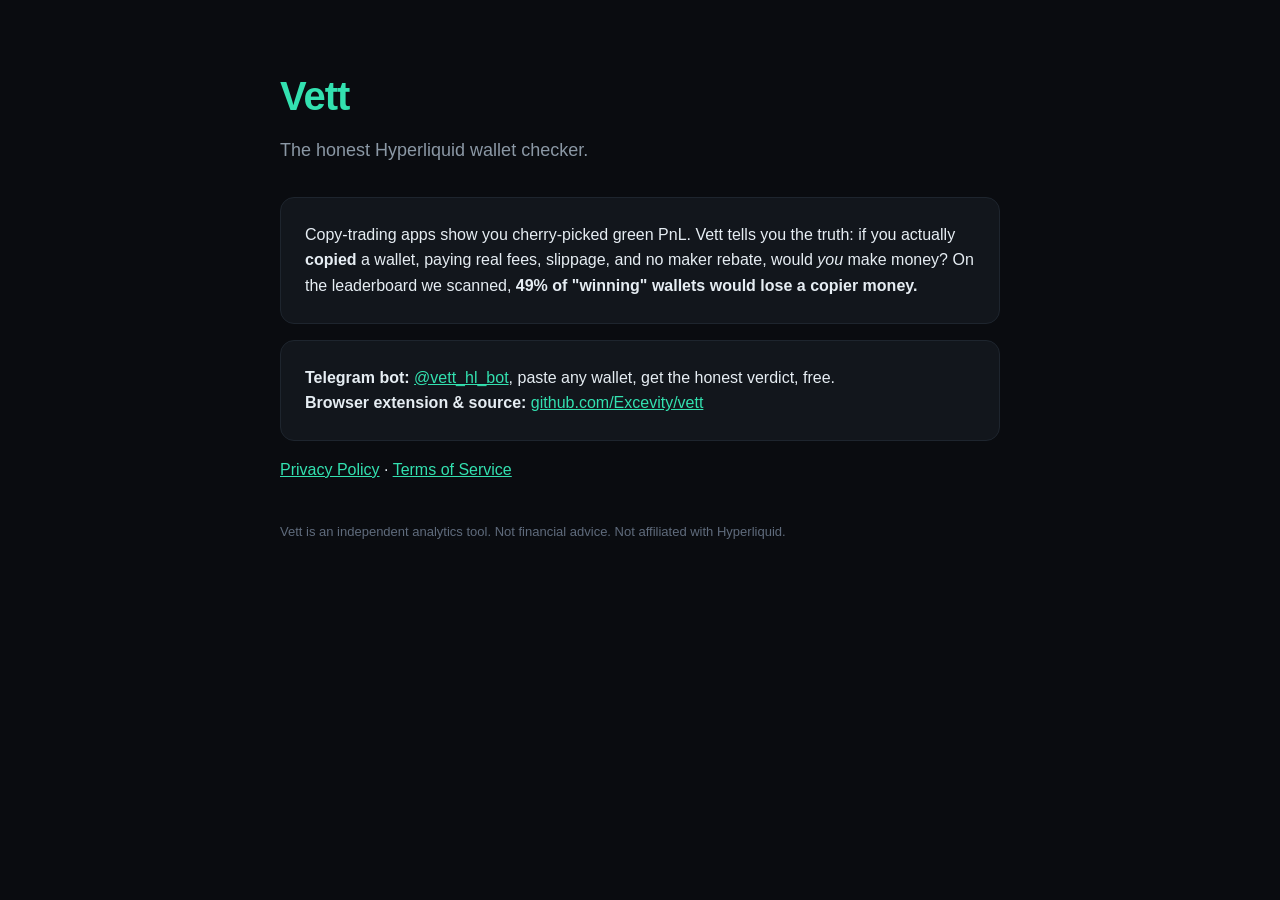
<file: docs/index.html>
<!DOCTYPE html>
<html lang="en"><head>
<meta charset="utf-8"><meta name="viewport" content="width=device-width,initial-scale=1">
<title>Vett: Honest Hyperliquid Wallet Checker</title>
<style>
:root{color-scheme:dark}
body{margin:0;background:#0a0c10;color:#e6edf3;font:16px/1.6 -apple-system,Segoe UI,Roboto,sans-serif}
.wrap{max-width:720px;margin:0 auto;padding:64px 24px}
h1{color:#33e1b0;font-size:40px;margin:0 0 8px;letter-spacing:-1px}
.tag{color:#8b98a5;font-size:18px;margin-bottom:32px}
.card{background:#12161c;border:1px solid #1e252e;border-radius:14px;padding:24px;margin:16px 0}
a{color:#33e1b0}
.foot{color:#5f6b7c;font-size:13px;margin-top:40px}
code{background:#1e252e;padding:2px 6px;border-radius:6px}
</style></head>
<body><div class="wrap">
<h1>Vett</h1>
<div class="tag">The honest Hyperliquid wallet checker.</div>
<div class="card">
Copy-trading apps show you cherry-picked green PnL. Vett tells you the truth: if
you actually <b>copied</b> a wallet, paying real fees, slippage, and no maker
rebate, would <i>you</i> make money? On the leaderboard we scanned, <b>49% of
"winning" wallets would lose a copier money.</b>
</div>
<div class="card">
<b>Telegram bot:</b> <a href="https://t.me/vett_hl_bot">@vett_hl_bot</a>, paste any
wallet, get the honest verdict, free.<br>
<b>Browser extension &amp; source:</b> <a href="https://github.com/Excevity/vett">github.com/Excevity/vett</a>
</div>
<p><a href="privacy.html">Privacy Policy</a> · <a href="tos.html">Terms of Service</a></p>
<div class="foot">Vett is an independent analytics tool. Not financial advice. Not affiliated with Hyperliquid.</div>
</div></body></html>
</file>
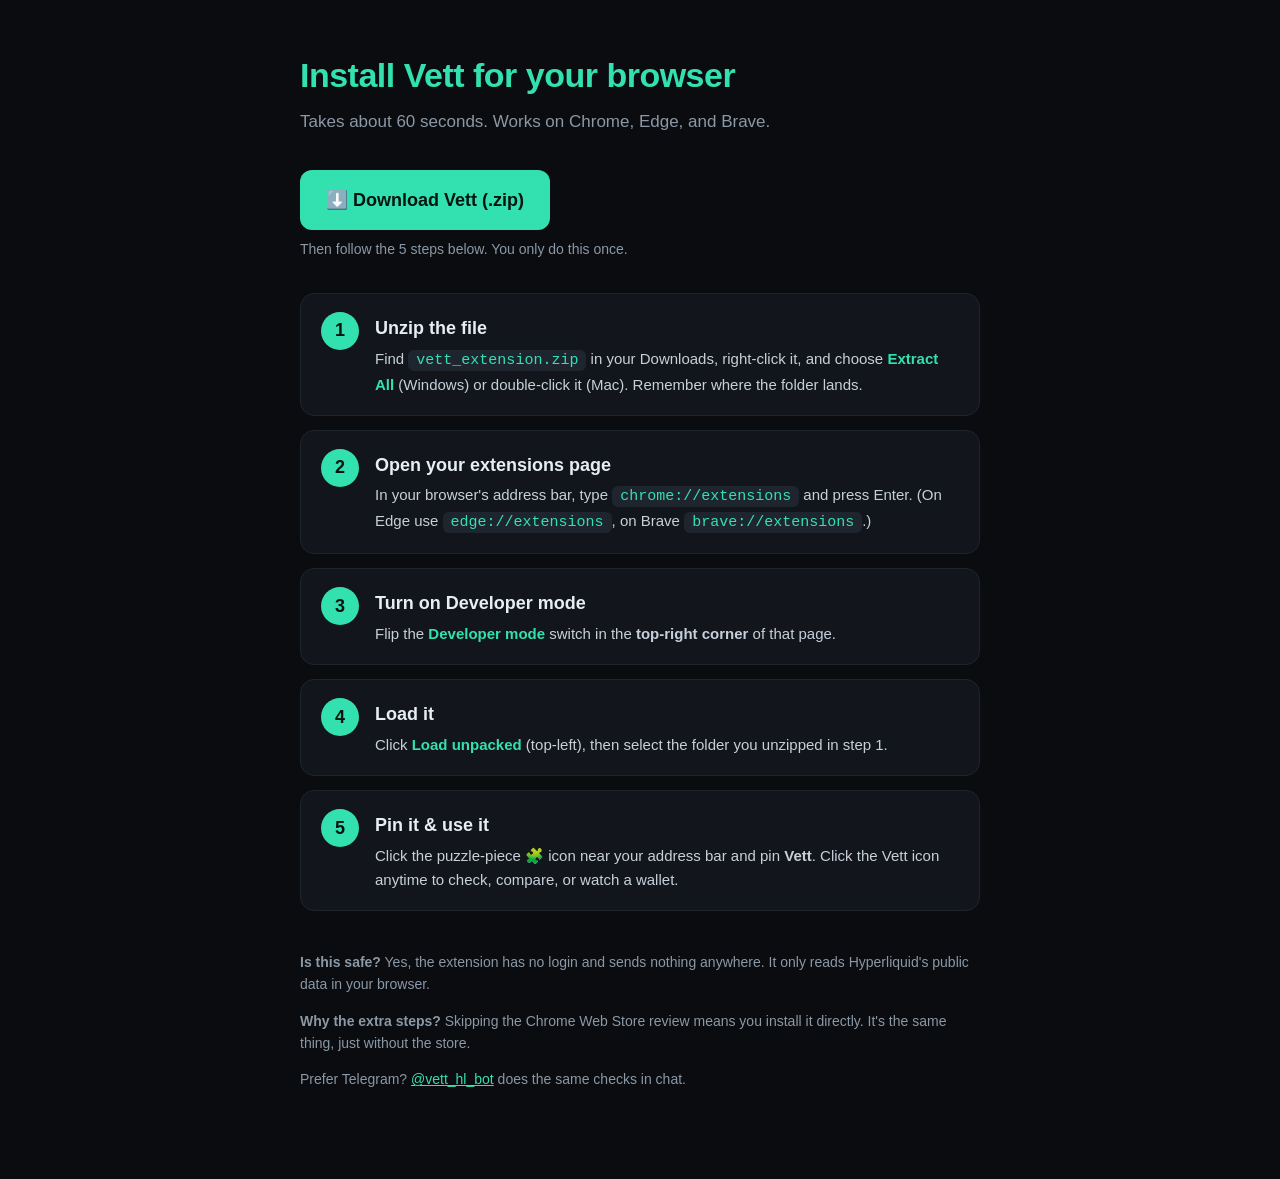
<file: docs/install.html>
<!DOCTYPE html>
<html lang="en"><head>
<meta charset="utf-8"><meta name="viewport" content="width=device-width,initial-scale=1">
<title>Install the Vett Browser Extension</title>
<style>
:root{color-scheme:dark}
body{margin:0;background:#0a0c10;color:#e6edf3;font:17px/1.6 -apple-system,Segoe UI,Roboto,sans-serif}
.wrap{max-width:680px;margin:0 auto;padding:48px 22px 80px}
h1{color:#33e1b0;font-size:34px;margin:0 0 6px;letter-spacing:-.5px}
.sub{color:#8b98a5;margin-bottom:28px}
.dl{display:inline-block;background:#33e1b0;color:#04150f;font-weight:800;font-size:18px;
 text-decoration:none;padding:16px 26px;border-radius:12px;margin:6px 0 8px}
.note{color:#8b98a5;font-size:14px;margin-bottom:32px}
.step{display:flex;gap:16px;background:#12161c;border:1px solid #1e252e;border-radius:14px;
 padding:18px 20px;margin:14px 0}
.num{flex:none;width:38px;height:38px;border-radius:50%;background:#33e1b0;color:#04150f;
 font-weight:800;font-size:18px;display:flex;align-items:center;justify-content:center}
.step h3{margin:2px 0 4px;font-size:18px}
.step p{margin:0;color:#c7d0da;font-size:15px}
code{background:#1e252e;padding:2px 8px;border-radius:6px;color:#33e1b0;font-size:15px}
.k{color:#33e1b0;font-weight:700}
.faq{margin-top:40px;color:#8b98a5;font-size:14px}
a{color:#33e1b0}
</style></head>
<body><div class="wrap">
<h1>Install Vett for your browser</h1>
<div class="sub">Takes about 60 seconds. Works on Chrome, Edge, and Brave.</div>

<a class="dl" href="https://github.com/Excevity/vett/releases/latest/download/vett_extension.zip">⬇️ Download Vett (.zip)</a>
<div class="note">Then follow the 5 steps below. You only do this once.</div>

<div class="step"><div class="num">1</div><div>
 <h3>Unzip the file</h3>
 <p>Find <code>vett_extension.zip</code> in your Downloads, right-click it, and choose
 <span class="k">Extract All</span> (Windows) or double-click it (Mac). Remember where the folder lands.</p>
</div></div>

<div class="step"><div class="num">2</div><div>
 <h3>Open your extensions page</h3>
 <p>In your browser's address bar, type <code>chrome://extensions</code> and press Enter.
 (On Edge use <code>edge://extensions</code>, on Brave <code>brave://extensions</code>.)</p>
</div></div>

<div class="step"><div class="num">3</div><div>
 <h3>Turn on Developer mode</h3>
 <p>Flip the <span class="k">Developer mode</span> switch in the <b>top-right corner</b> of that page.</p>
</div></div>

<div class="step"><div class="num">4</div><div>
 <h3>Load it</h3>
 <p>Click <span class="k">Load unpacked</span> (top-left), then select the folder you unzipped in step 1.</p>
</div></div>

<div class="step"><div class="num">5</div><div>
 <h3>Pin it & use it</h3>
 <p>Click the puzzle-piece 🧩 icon near your address bar and pin <b>Vett</b>. Click the Vett icon
 anytime to check, compare, or watch a wallet.</p>
</div></div>

<div class="faq">
 <p><b>Is this safe?</b> Yes, the extension has no login and sends nothing anywhere. It only reads
 Hyperliquid's public data in your browser.</p>
 <p><b>Why the extra steps?</b> Skipping the Chrome Web Store review means you install it directly.
 It's the same thing, just without the store.</p>
 <p>Prefer Telegram? <a href="https://t.me/vett_hl_bot">@vett_hl_bot</a> does the same checks in chat.</p>
</div>
</div></body></html>
</file>
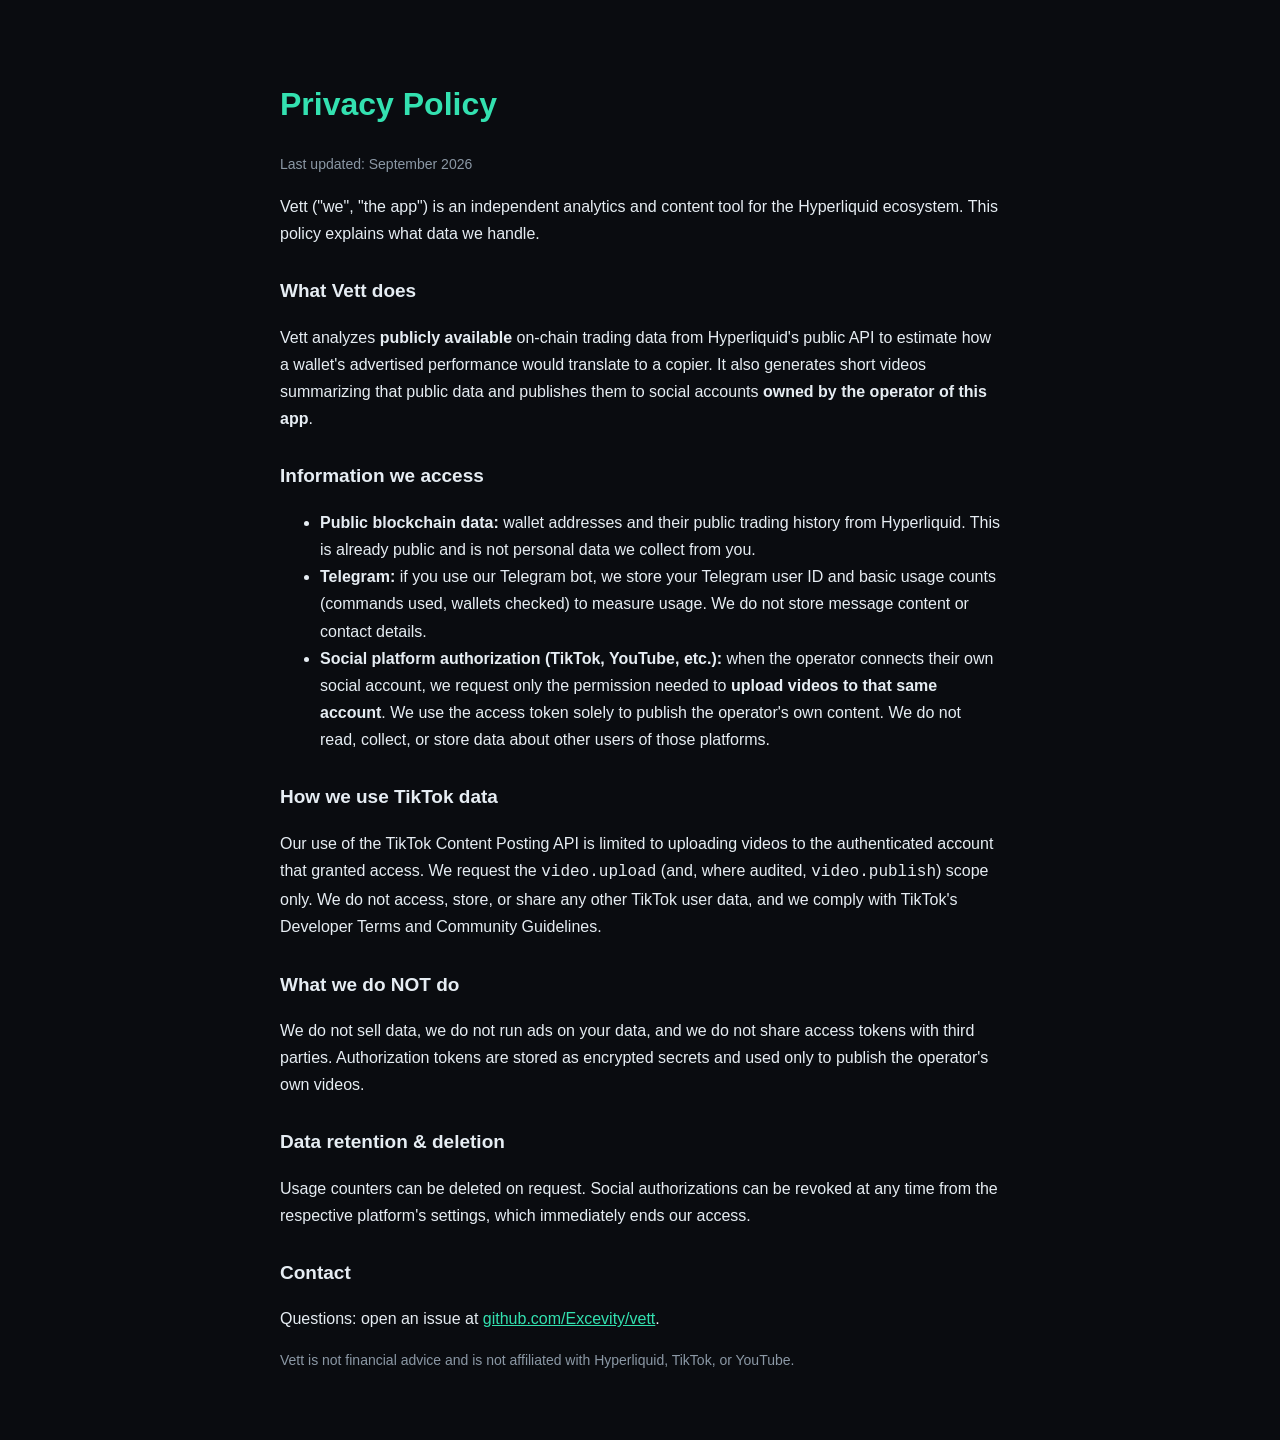
<file: docs/privacy.html>
<!DOCTYPE html>
<html lang="en"><head>
<meta charset="utf-8"><meta name="viewport" content="width=device-width,initial-scale=1">
<title>Vett: Privacy Policy</title>
<style>
:root{color-scheme:dark}
body{margin:0;background:#0a0c10;color:#e6edf3;font:16px/1.7 -apple-system,Segoe UI,Roboto,sans-serif}
.wrap{max-width:720px;margin:0 auto;padding:56px 24px}
h1{color:#33e1b0}h2{color:#e6edf3;font-size:19px;margin-top:28px}
a{color:#33e1b0}.dim{color:#8b98a5;font-size:14px}
</style></head>
<body><div class="wrap">
<h1>Privacy Policy</h1>
<p class="dim">Last updated: September 2026</p>

<p>Vett ("we", "the app") is an independent analytics and content tool for the
Hyperliquid ecosystem. This policy explains what data we handle.</p>

<h2>What Vett does</h2>
<p>Vett analyzes <b>publicly available</b> on-chain trading data from Hyperliquid's
public API to estimate how a wallet's advertised performance would translate to a
copier. It also generates short videos summarizing that public data and publishes
them to social accounts <b>owned by the operator of this app</b>.</p>

<h2>Information we access</h2>
<ul>
<li><b>Public blockchain data:</b> wallet addresses and their public trading
history from Hyperliquid. This is already public and is not personal data we
collect from you.</li>
<li><b>Telegram:</b> if you use our Telegram bot, we store your Telegram user ID
and basic usage counts (commands used, wallets checked) to measure usage. We do
not store message content or contact details.</li>
<li><b>Social platform authorization (TikTok, YouTube, etc.):</b> when the operator
connects their own social account, we request only the permission needed to
<b>upload videos to that same account</b>. We use the access token solely to publish
the operator's own content. We do not read, collect, or store data about other
users of those platforms.</li>
</ul>

<h2>How we use TikTok data</h2>
<p>Our use of the TikTok Content Posting API is limited to uploading videos to the
authenticated account that granted access. We request the <code>video.upload</code>
(and, where audited, <code>video.publish</code>) scope only. We do not access,
store, or share any other TikTok user data, and we comply with TikTok's Developer
Terms and Community Guidelines.</p>

<h2>What we do NOT do</h2>
<p>We do not sell data, we do not run ads on your data, and we do not share access
tokens with third parties. Authorization tokens are stored as encrypted secrets and
used only to publish the operator's own videos.</p>

<h2>Data retention & deletion</h2>
<p>Usage counters can be deleted on request. Social authorizations can be revoked at
any time from the respective platform's settings, which immediately ends our access.</p>

<h2>Contact</h2>
<p>Questions: open an issue at
<a href="https://github.com/Excevity/vett">github.com/Excevity/vett</a>.</p>

<p class="dim">Vett is not financial advice and is not affiliated with Hyperliquid, TikTok, or YouTube.</p>
</div></body></html>
</file>
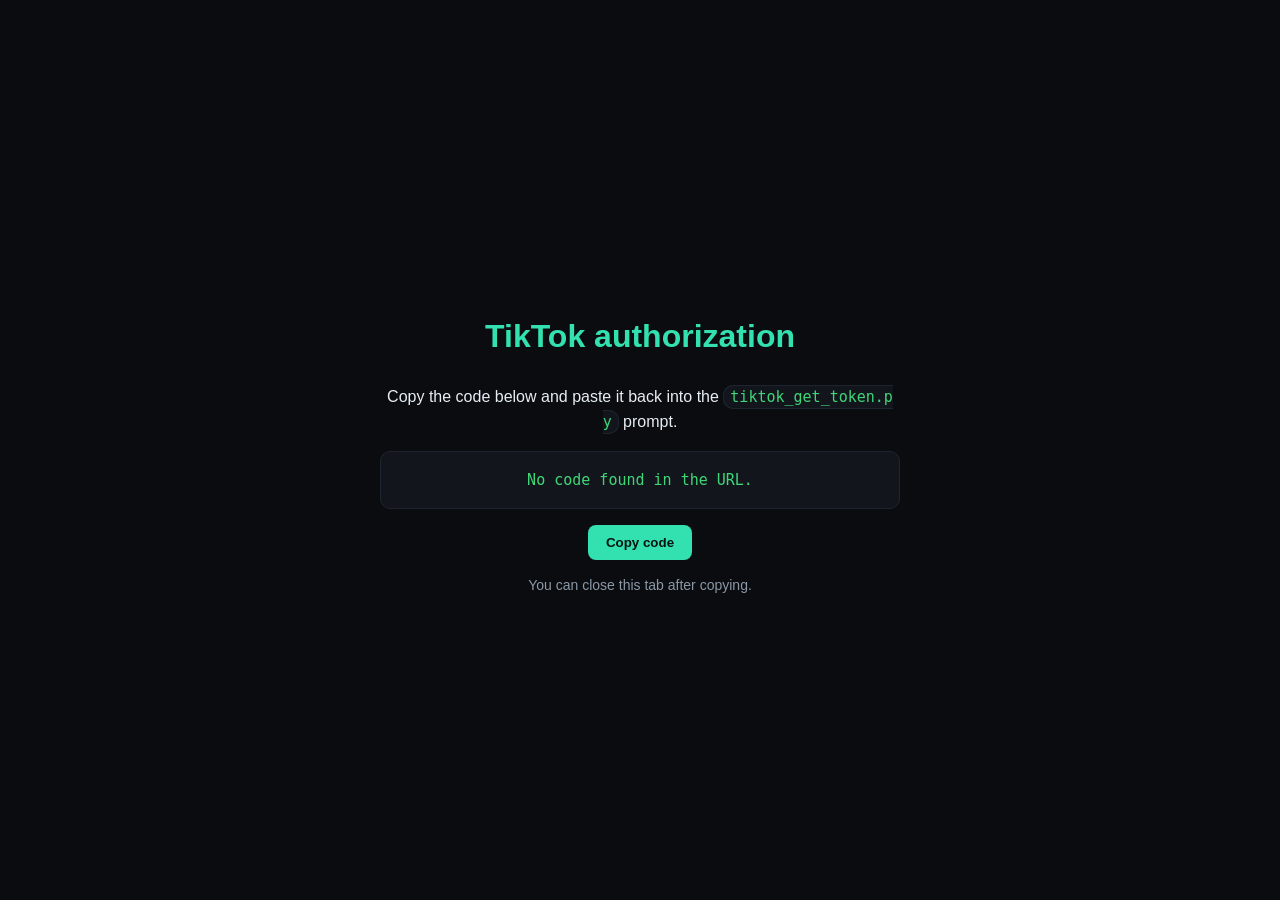
<file: docs/tiktok-redirect.html>
<!DOCTYPE html>
<html lang="en"><head>
<meta charset="utf-8"><meta name="viewport" content="width=device-width,initial-scale=1">
<title>Vett: TikTok Auth</title>
<style>
:root{color-scheme:dark}
body{margin:0;background:#0a0c10;color:#e6edf3;font:16px/1.6 -apple-system,Segoe UI,Roboto,sans-serif;
 display:flex;min-height:100vh;align-items:center;justify-content:center;text-align:center}
.wrap{max-width:520px;padding:24px}
h1{color:#33e1b0}
code{display:block;background:#12161c;border:1px solid #1e252e;border-radius:10px;padding:16px;
 margin:16px 0;word-break:break-all;color:#40d678;font-size:15px}
button{background:#33e1b0;color:#04150f;border:none;border-radius:8px;padding:10px 18px;font-weight:700;cursor:pointer}
.dim{color:#8b98a5;font-size:14px}
</style></head>
<body><div class="wrap">
<h1>TikTok authorization</h1>
<p>Copy the code below and paste it back into the <code style="display:inline;padding:2px 6px">tiktok_get_token.py</code> prompt.</p>
<code id="code">No code found in the URL.</code>
<button onclick="navigator.clipboard.writeText(document.getElementById('code').textContent)">Copy code</button>
<p class="dim">You can close this tab after copying.</p>
<script>
 const p = new URLSearchParams(location.search);
 const c = p.get('code');
 if (c) document.getElementById('code').textContent = c;
</script>
</div></body></html>
</file>
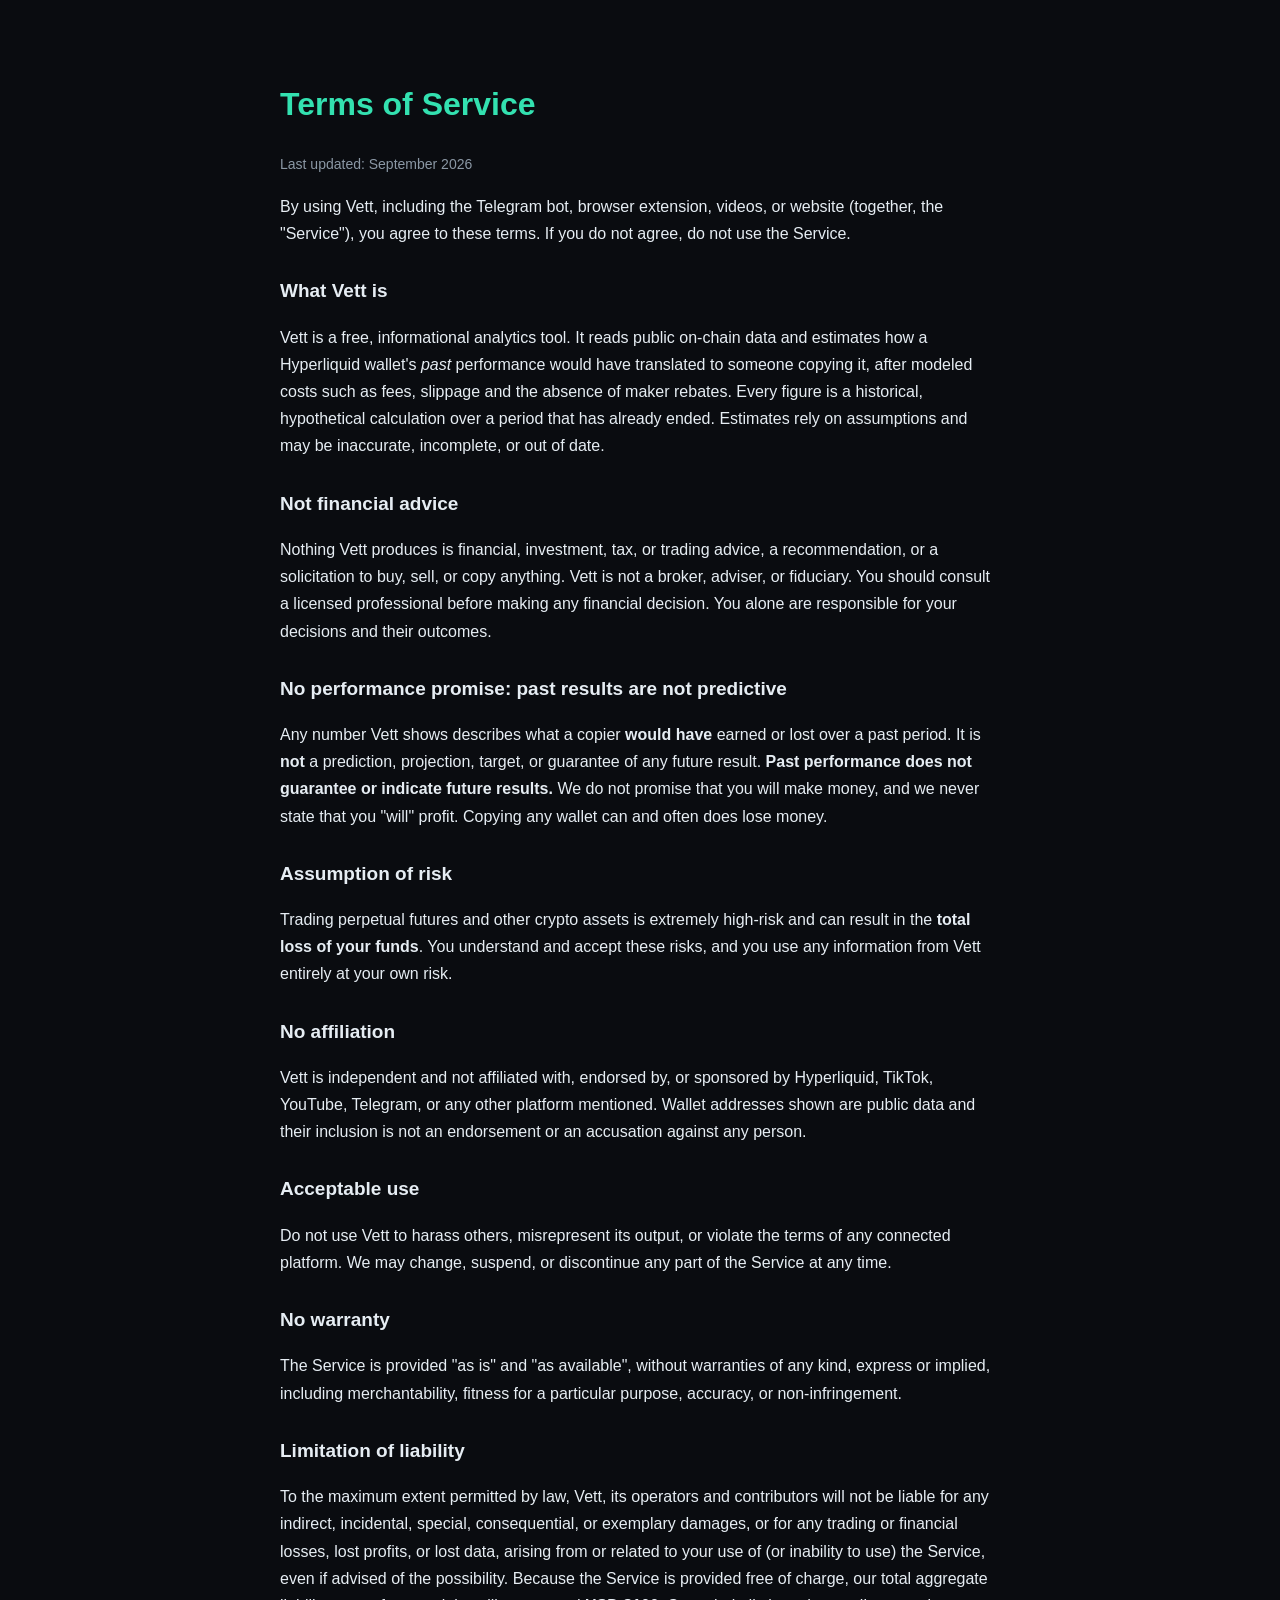
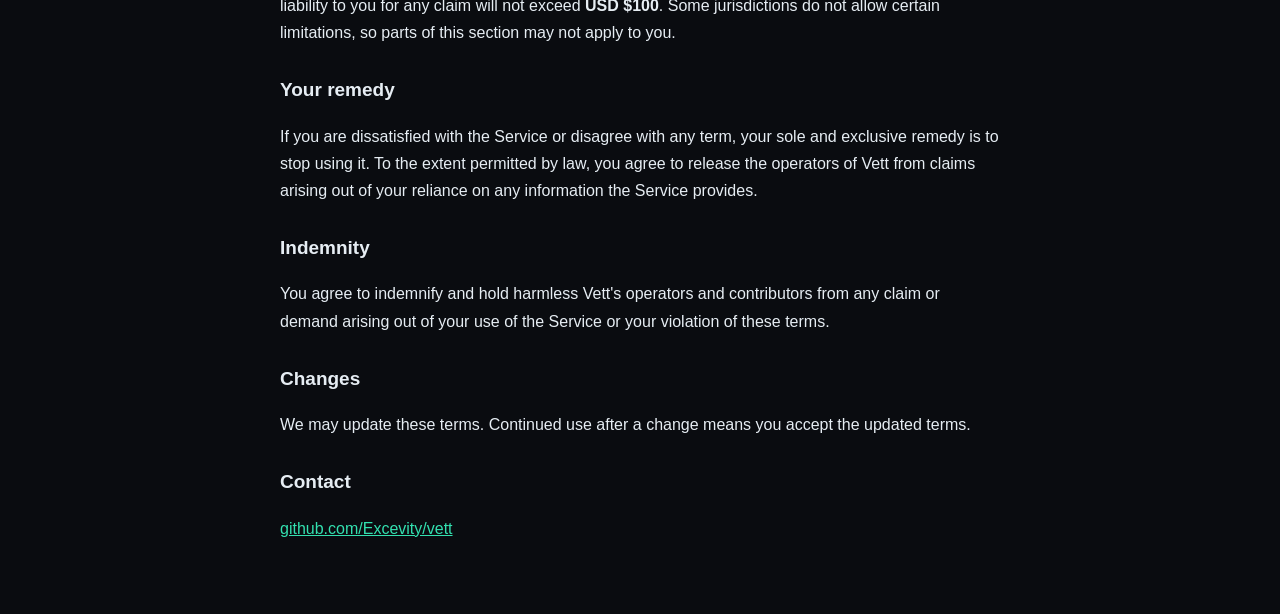
<file: docs/tos.html>
<!DOCTYPE html>
<html lang="en"><head>
<meta charset="utf-8"><meta name="viewport" content="width=device-width,initial-scale=1">
<title>Vett: Terms of Service</title>
<style>
:root{color-scheme:dark}
body{margin:0;background:#0a0c10;color:#e6edf3;font:16px/1.7 -apple-system,Segoe UI,Roboto,sans-serif}
.wrap{max-width:720px;margin:0 auto;padding:56px 24px}
h1{color:#33e1b0}h2{color:#e6edf3;font-size:19px;margin-top:28px}
a{color:#33e1b0}.dim{color:#8b98a5;font-size:14px}
</style></head>
<body><div class="wrap">
<h1>Terms of Service</h1>
<p class="dim">Last updated: September 2026</p>

<p>By using Vett, including the Telegram bot, browser extension, videos, or website
(together, the "Service"), you agree to these terms. If you do not agree, do not
use the Service.</p>

<h2>What Vett is</h2>
<p>Vett is a free, informational analytics tool. It reads public on-chain data and
estimates how a Hyperliquid wallet's <em>past</em> performance would have translated
to someone copying it, after modeled costs such as fees, slippage and the absence of
maker rebates. Every figure is a historical, hypothetical calculation over a period
that has already ended. Estimates rely on assumptions and may be inaccurate,
incomplete, or out of date.</p>

<h2>Not financial advice</h2>
<p>Nothing Vett produces is financial, investment, tax, or trading advice, a
recommendation, or a solicitation to buy, sell, or copy anything. Vett is not a
broker, adviser, or fiduciary. You should consult a licensed professional before
making any financial decision. You alone are responsible for your decisions and their
outcomes.</p>

<h2>No performance promise: past results are not predictive</h2>
<p>Any number Vett shows describes what a copier <strong>would have</strong> earned or
lost over a past period. It is <strong>not</strong> a prediction, projection, target,
or guarantee of any future result. <strong>Past performance does not guarantee or
indicate future results.</strong> We do not promise that you will make money, and we
never state that you "will" profit. Copying any wallet can and often does lose money.</p>

<h2>Assumption of risk</h2>
<p>Trading perpetual futures and other crypto assets is extremely high-risk and can
result in the <strong>total loss of your funds</strong>. You understand and accept
these risks, and you use any information from Vett entirely at your own risk.</p>

<h2>No affiliation</h2>
<p>Vett is independent and not affiliated with, endorsed by, or sponsored by
Hyperliquid, TikTok, YouTube, Telegram, or any other platform mentioned. Wallet
addresses shown are public data and their inclusion is not an endorsement or an
accusation against any person.</p>

<h2>Acceptable use</h2>
<p>Do not use Vett to harass others, misrepresent its output, or violate the terms of
any connected platform. We may change, suspend, or discontinue any part of the Service
at any time.</p>

<h2>No warranty</h2>
<p>The Service is provided "as is" and "as available", without warranties of any kind,
express or implied, including merchantability, fitness for a particular purpose,
accuracy, or non-infringement.</p>

<h2>Limitation of liability</h2>
<p>To the maximum extent permitted by law, Vett, its operators and contributors will
not be liable for any indirect, incidental, special, consequential, or exemplary
damages, or for any trading or financial losses, lost profits, or lost data, arising
from or related to your use of (or inability to use) the Service, even if advised of
the possibility. Because the Service is provided free of charge, our total aggregate
liability to you for any claim will not exceed <strong>USD $100</strong>. Some
jurisdictions do not allow certain limitations, so parts of this section may not apply
to you.</p>

<h2>Your remedy</h2>
<p>If you are dissatisfied with the Service or disagree with any term, your sole and
exclusive remedy is to stop using it. To the extent permitted by law, you agree to
release the operators of Vett from claims arising out of your reliance on any
information the Service provides.</p>

<h2>Indemnity</h2>
<p>You agree to indemnify and hold harmless Vett's operators and contributors from any
claim or demand arising out of your use of the Service or your violation of these
terms.</p>

<h2>Changes</h2>
<p>We may update these terms. Continued use after a change means you accept the
updated terms.</p>

<h2>Contact</h2>
<p><a href="https://github.com/Excevity/vett">github.com/Excevity/vett</a></p>
</div></body></html>
</file>
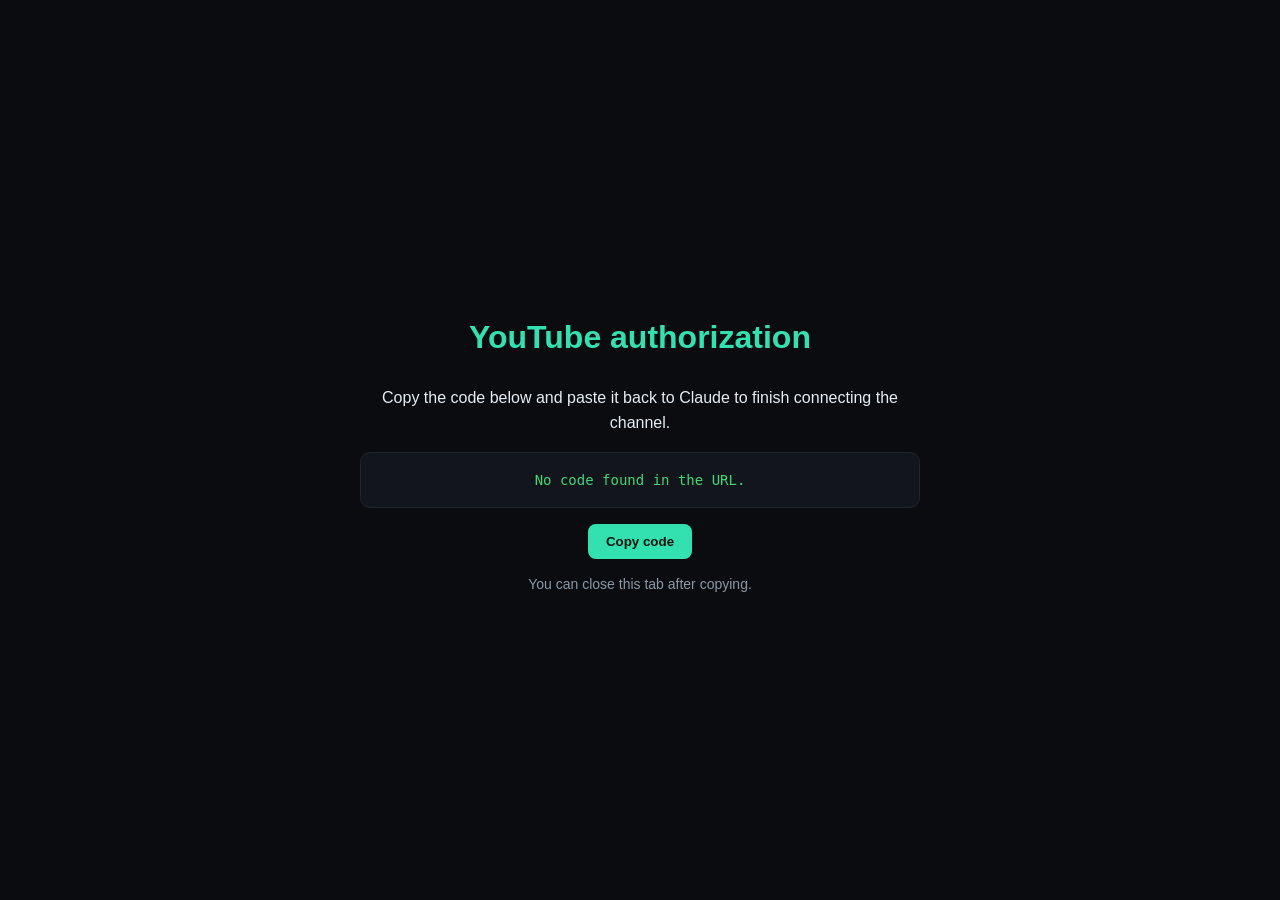
<file: docs/yt-redirect.html>
<!DOCTYPE html>
<html lang="en"><head>
<meta charset="utf-8"><meta name="viewport" content="width=device-width,initial-scale=1">
<title>Vett: YouTube Auth</title>
<style>
:root{color-scheme:dark}
body{margin:0;background:#0a0c10;color:#e6edf3;font:16px/1.6 -apple-system,Segoe UI,Roboto,sans-serif;
 display:flex;min-height:100vh;align-items:center;justify-content:center;text-align:center}
.wrap{max-width:560px;padding:24px}
h1{color:#33e1b0}
code{display:block;background:#12161c;border:1px solid #1e252e;border-radius:10px;padding:16px;
 margin:16px 0;word-break:break-all;color:#40d678;font-size:14px}
button{background:#33e1b0;color:#04150f;border:none;border-radius:8px;padding:10px 18px;font-weight:700;cursor:pointer}
.dim{color:#8b98a5;font-size:14px}
</style></head>
<body><div class="wrap">
<h1>YouTube authorization</h1>
<p>Copy the code below and paste it back to Claude to finish connecting the channel.</p>
<code id="code">No code found in the URL.</code>
<button onclick="navigator.clipboard.writeText(document.getElementById('code').textContent)">Copy code</button>
<p class="dim">You can close this tab after copying.</p>
<script>
 const p = new URLSearchParams(location.search);
 const c = p.get('code');
 if (c) document.getElementById('code').textContent = c;
 else if (p.get('error')) document.getElementById('code').textContent = 'Error: ' + p.get('error');
</script>
</div></body></html>
</file>
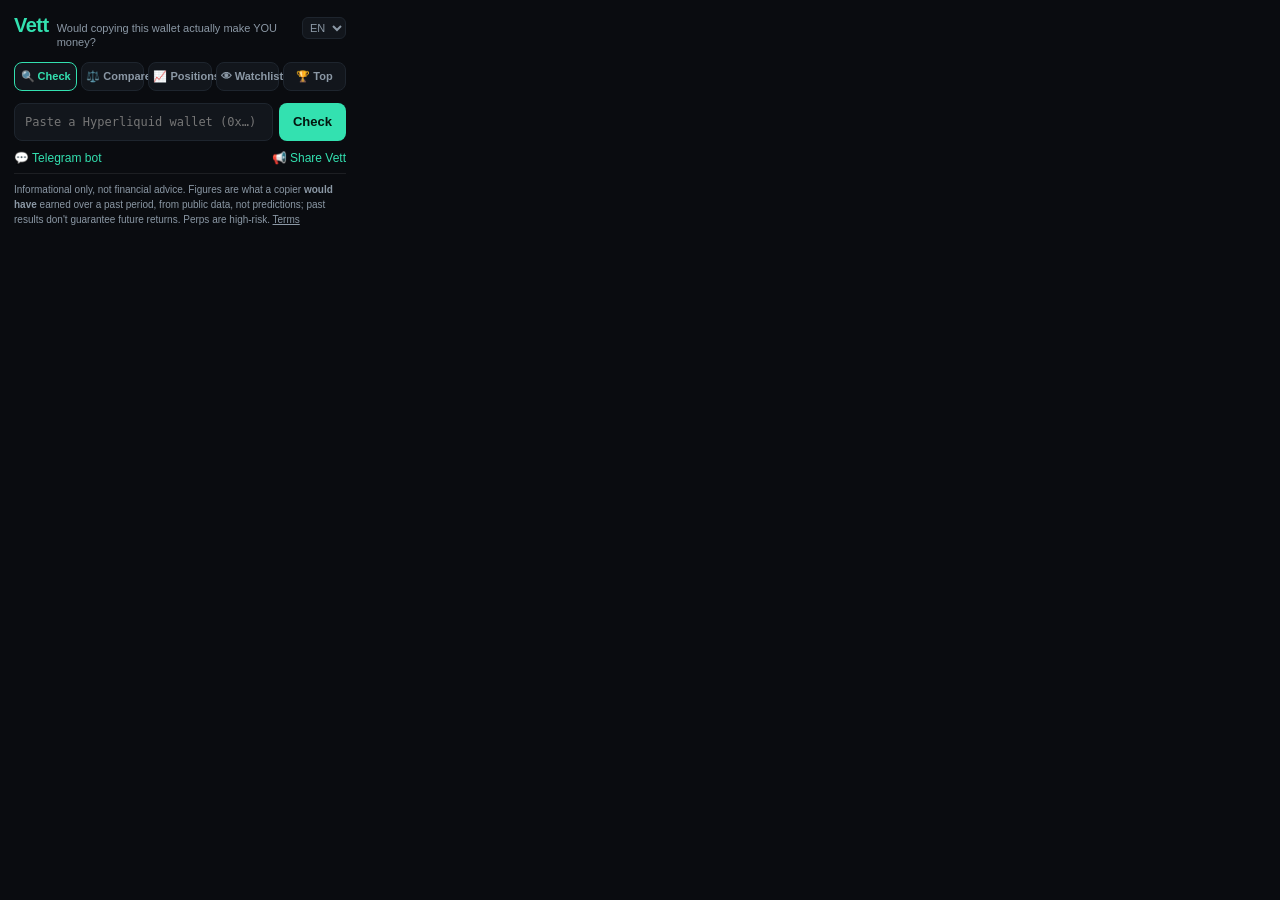
<file: extension/popup.html>
<!DOCTYPE html>
<html>
<head>
<meta charset="utf-8">
<link rel="stylesheet" href="popup.css">
</head>
<body>
 <div id="head">
 <span id="logo">Vett</span>
 <span id="tag"></span>
 <select id="lang"></select>
 </div>

 <div id="tabs">
 <button class="tab" data-view="check"></button>
 <button class="tab" data-view="compare"></button>
 <button class="tab" data-view="positions"></button>
 <button class="tab" data-view="watch"></button>
 <button class="tab" data-view="top"></button>
 </div>

 <!-- CHECK -->
 <div class="view" id="view-check">
 <div class="inp"><input id="addr" type="text" spellcheck="false" autocomplete="off"><button id="go" class="pri"></button></div>
 <div id="out"></div>
 </div>

 <!-- COMPARE -->
 <div class="view" id="view-compare" hidden>
 <input id="cmpA" class="w" type="text" spellcheck="false" autocomplete="off">
 <input id="cmpB" class="w" type="text" spellcheck="false" autocomplete="off">
 <button id="cmpGo" class="pri w"></button>
 <div id="cmpOut"></div>
 </div>

 <!-- POSITIONS -->
 <div class="view" id="view-positions" hidden>
 <div class="inp"><input id="posAddr" type="text" spellcheck="false" autocomplete="off"><button id="posGo" class="pri"></button></div>
 <div id="posOut"></div>
 </div>

 <!-- WATCHLIST -->
 <div class="view" id="view-watch" hidden>
 <div id="watchHint" class="hint"></div>
 <div id="whaleLbl" class="hint"></div>
 <div class="inp"><input id="whaleMin" type="number" placeholder="25000"><button id="whaleSave" class="pri"></button></div>
 <div id="watchOut"></div>
 </div>

 <!-- TOP / SCREENER -->
 <div class="view" id="view-top" hidden>
 <div style="display:flex;gap:5px;margin-bottom:8px">
 <input id="fMaker" type="number" placeholder="max mkr%" style="flex:1;min-width:0">
 <input id="fMin" type="number" placeholder="min $" style="flex:1;min-width:0">
 <input id="fDays" type="number" placeholder="min days" style="flex:1;min-width:0">
 </div>
 <button id="topGo" class="pri w"></button>
 <div id="topOut"></div>
 </div>

 <div id="foot">
 <a id="botlink" href="https://t.me/vett_hl_bot" target="_blank">💬 Telegram bot</a>
 <a id="shareLink" href="#" target="_blank"></a>
 </div>
 <div class="disc" id="disc">
 Informational only, not financial advice. Figures are what a copier <b>would have</b> earned
 over a past period, from public data, not predictions; past results don't guarantee future returns.
 Perps are high-risk. <a href="https://excevity.github.io/vett/tos.html" target="_blank">Terms</a>
 </div>

 <script src="errors.js"></script>
 <script src="analyzer.js"></script>
 <script src="i18n.js"></script>
 <script src="popup.js"></script>
</body>
</html>
</file>
<file: extension/popup.css>
:root{
  --bg:#0a0c10; --card:#12161c; --line:#1e252e; --txt:#e6edf3; --dim:#8b98a5;
  --teal:#33e1b0; --red:#ff5a52; --green:#40d678; --amber:#f5c542;
}
*{box-sizing:border-box;font-family:-apple-system,Segoe UI,Roboto,sans-serif}
body{width:360px;margin:0;background:var(--bg);color:var(--txt);padding:14px}
#head{display:flex;align-items:baseline;gap:8px;margin-bottom:12px}
#logo{font-weight:800;font-size:20px;color:var(--teal);letter-spacing:-.5px}
#tag{font-size:11px;color:var(--dim);line-height:1.3;flex:1}
#lang{background:var(--card);color:var(--dim);border:1px solid var(--line);border-radius:6px;font-size:11px;padding:3px}
#tabs{display:flex;gap:4px;margin-bottom:12px;flex-wrap:wrap}
.tab{flex:1;min-width:60px;background:var(--card);border:1px solid var(--line);color:var(--dim);
  border-radius:8px;padding:7px 4px;font-size:11px;font-weight:600;cursor:pointer;white-space:nowrap}
.tab.on{border-color:var(--teal);color:var(--teal)}
.inp{display:flex;gap:6px;margin-bottom:10px}
input{flex:1;background:var(--card);border:1px solid var(--line);color:var(--txt);
  border-radius:8px;padding:9px 10px;font-size:12px;font-family:ui-monospace,monospace}
input:focus{outline:none;border-color:var(--teal)}
input.w{width:100%;margin-bottom:8px}
button.pri{background:var(--teal);color:#04150f;border:none;border-radius:8px;padding:0 14px;
  font-weight:700;font-size:13px;cursor:pointer;height:38px}
button.pri.w{width:100%;margin-bottom:10px}
button.pri:disabled{opacity:.5;cursor:default}
.card{background:var(--card);border:1px solid var(--line);border-radius:10px;padding:12px;margin-bottom:10px}
.vhead{display:flex;align-items:center;gap:8px;font-weight:800;font-size:16px;margin-bottom:8px}
.vhead.COPYABLE{color:var(--green)} .vhead.RISKY{color:var(--amber)} .vhead.DONOT{color:var(--red)}
.row{display:flex;justify-content:space-between;font-size:12px;padding:3px 0}
.row .k{color:var(--dim)} .row .v{font-weight:700}
.sec{font-size:11px;text-transform:uppercase;letter-spacing:.5px;color:var(--dim);margin:8px 0 2px}
.pos{color:var(--green)} .neg{color:var(--red)}
.flag{font-size:11px;color:var(--amber);padding:2px 0}
.foot{font-size:11px;color:var(--dim);font-style:italic;margin-top:8px}
.disc{font-size:10px;line-height:1.5;color:var(--dim);margin-top:8px;border-top:1px solid rgba(255,255,255,.08);padding-top:8px}
.disc a{color:var(--dim);text-decoration:underline}
.msg{font-size:12px;color:var(--dim);padding:8px 2px}
.hint{font-size:11px;color:var(--dim);margin-bottom:8px}
.wl{display:flex;align-items:center;justify-content:space-between;gap:6px;background:var(--card);
  border:1px solid var(--line);border-radius:8px;padding:8px 10px;margin-bottom:6px}
.wl code{color:var(--txt)} .wl .rm{color:var(--red);cursor:pointer;font-size:14px}
.wbtn{background:none;border:1px solid var(--line);color:var(--teal);border-radius:6px;padding:4px 8px;font-size:11px;cursor:pointer}
.trow{display:flex;justify-content:space-between;font-size:12px;padding:6px 8px;border-bottom:1px solid var(--line)}
#foot{display:flex;justify-content:space-between;align-items:center;margin-top:6px}
#botlink,#shareLink{color:var(--teal);text-decoration:none;font-size:12px;cursor:pointer}
</file>
